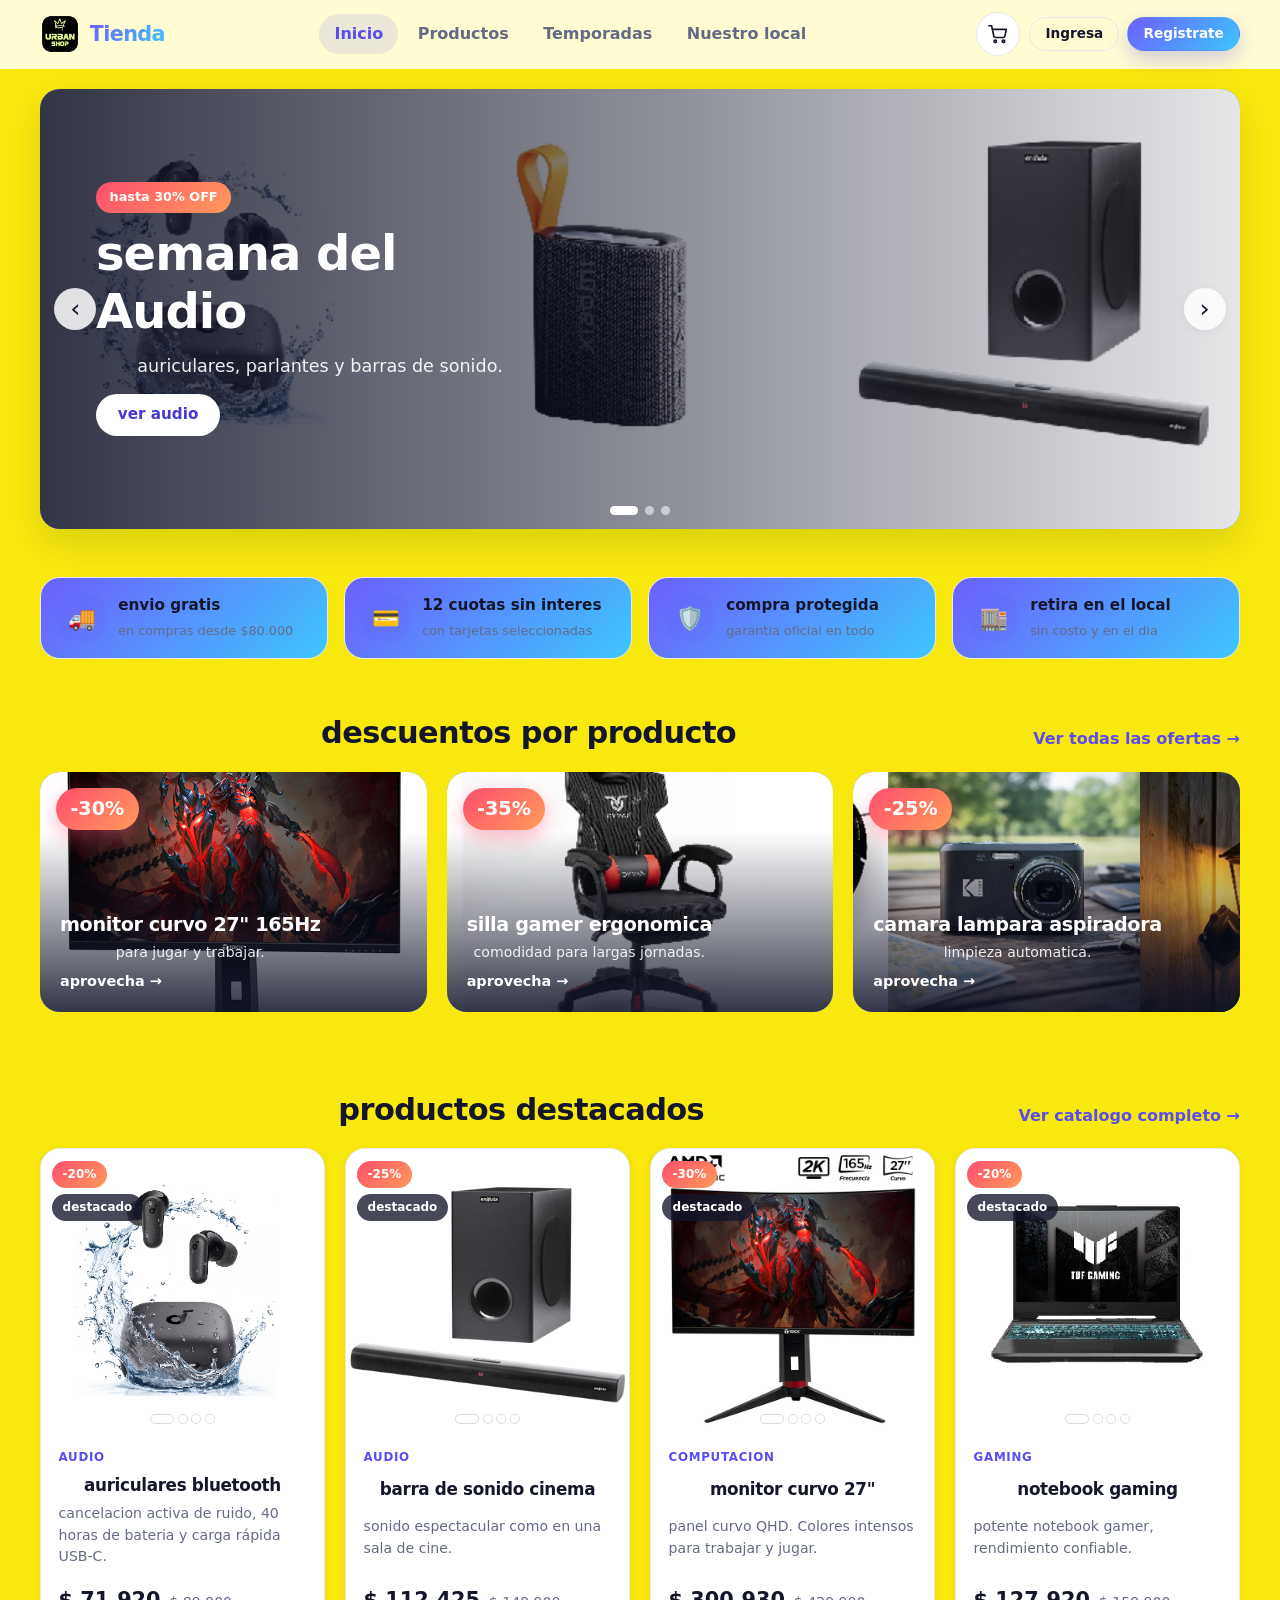
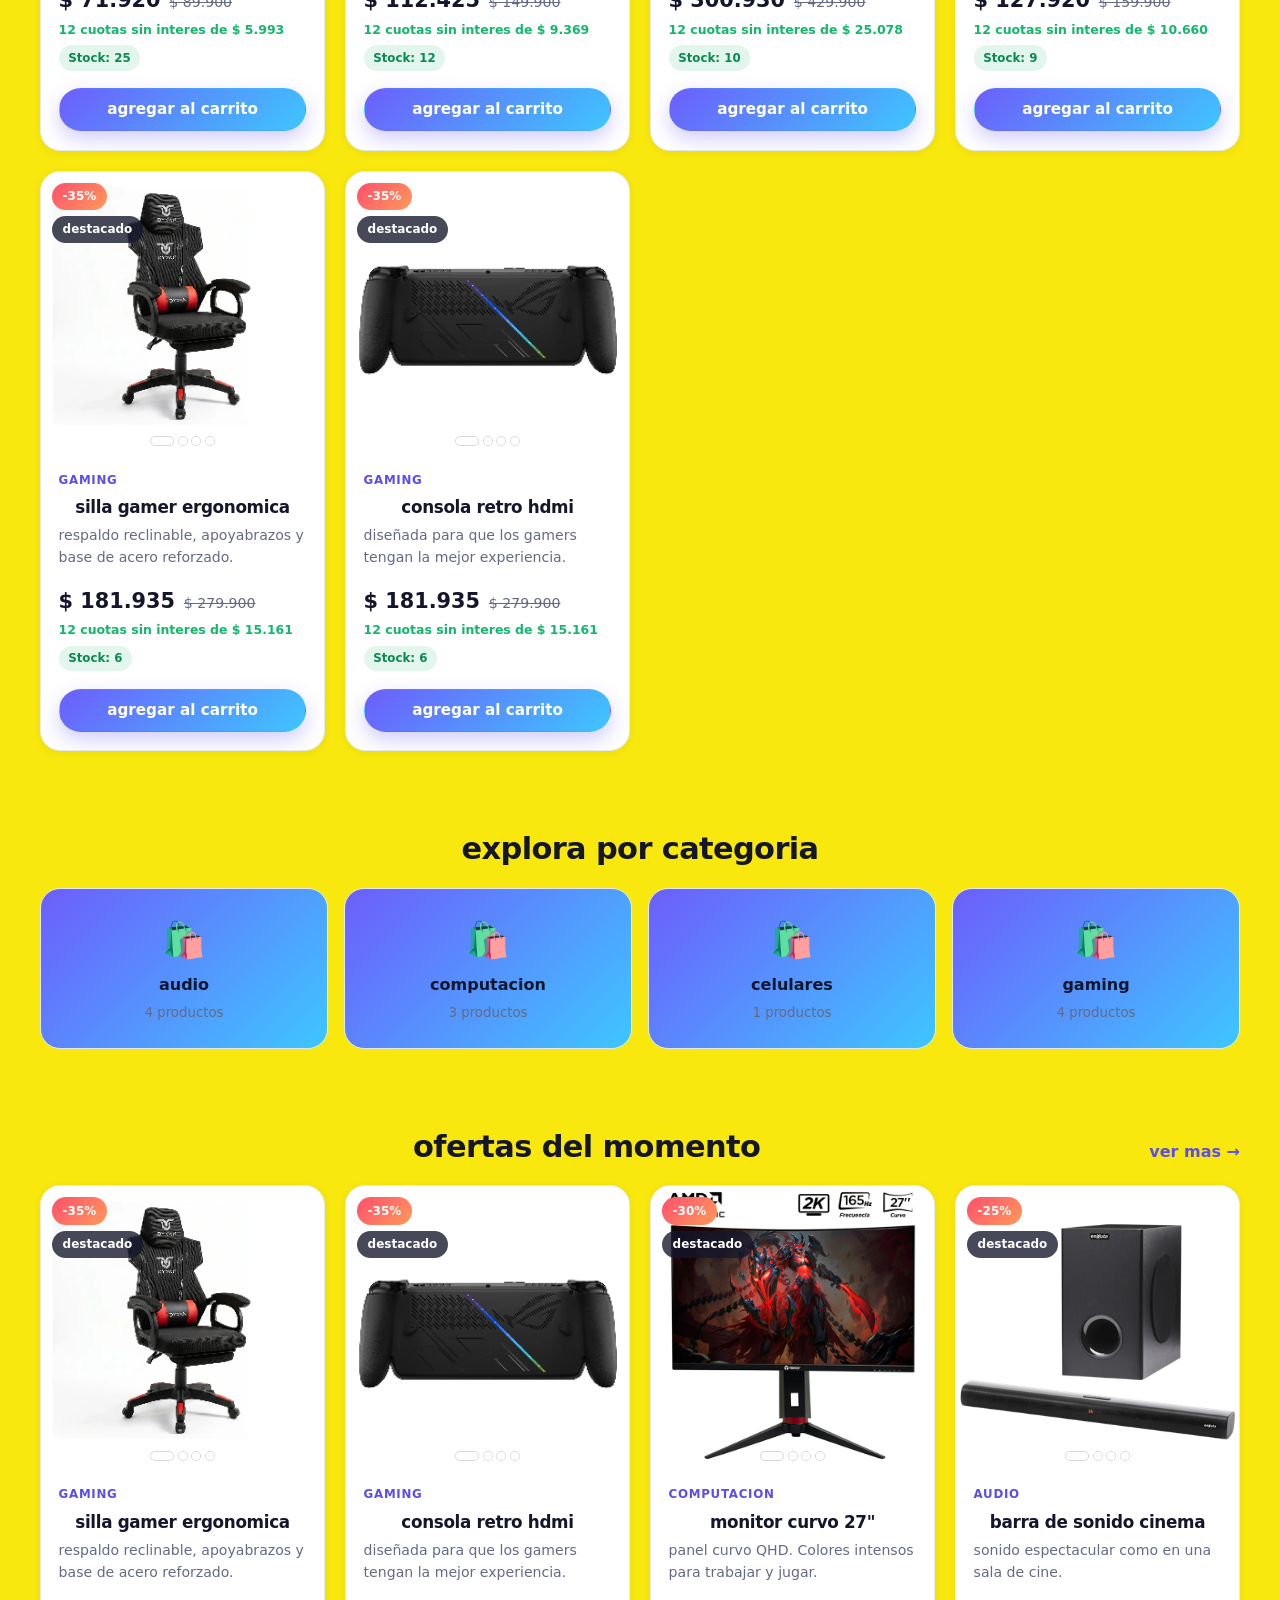
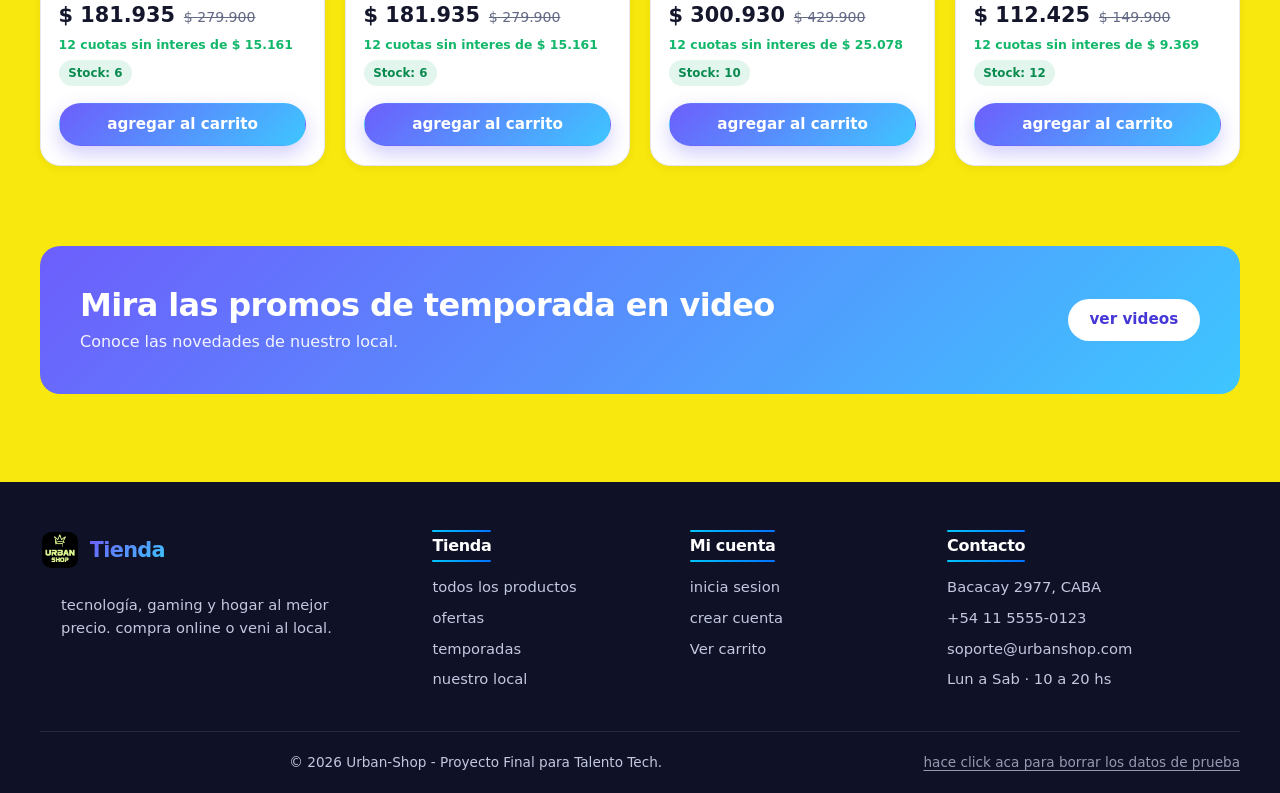
<file: index.html>
<!DOCTYPE html>
<html lang="es">
<head>
  <meta charset="UTF-8">
  <meta name="viewport" content="width=device-width, initial-scale=1, viewport-fit=cover">
  <title>Tienda Urban Shop</title>
  <meta name="description" content="Compra tecnologia, gaming y hogar con descuentos, cuotas sin interes y envio gratis.">
  <meta name="theme-color" content="#5a4df0">
  <link rel="icon" href="./assets/logo/logo.png" type="image/png">
  <link rel="stylesheet" href="./css/base.css">
  <link rel="stylesheet" href="./css/layout.css">
  <link rel="stylesheet" href="./css/components.css">
  <link rel="stylesheet" href="./css/pages.css">
</head>
<body data-page="home">
  <div id="navbar-root"></div>

  <main>
    <!-- seccion banner principal con descuentos -->
    <section class="container section hero-section" aria-label="Ofertas destacadas">
      <div class="carousel" id="heroCarousel">
        <div class="carousel-loading skeleton"></div>
      </div>
    </section>

    <!-- seccion beneficios -->
    <section class="container benefits" aria-label="Beneficios">
      <div class="benefit"><span class="benefit-icon">🚚</span><div><strong>envio gratis</strong><small>en compras desde $80.000</small></div></div>
      <div class="benefit"><span class="benefit-icon">💳</span><div><strong>12 cuotas sin interes</strong><small>con tarjetas seleccionadas</small></div></div>
      <div class="benefit"><span class="benefit-icon">🛡️</span><div><strong>compra protegida</strong><small>garantia oficial en todo</small></div></div>
      <div class="benefit"><span class="benefit-icon">🏬</span><div><strong>retira en el local</strong><small>sin costo y en el dia</small></div></div>
    </section>

    <!-- seccion banners por producto -->
    <section class="container section">
      <div class="section-head">
        <h2>descuentos por producto</h2>
        <a class="link-more" href="./pages/productos.html?offer=1">Ver todas las ofertas →</a>
      </div>
      <div class="promo-grid" id="promoBanners"></div>
    </section>

    <!-- seccion destacados -->
    <section class="container section" id="destacados">
      <div class="section-head">
        <h2>productos destacados</h2>
        <a class="link-more" href="./pages/productos.html">Ver catalogo completo →</a>
      </div>
      <div class="grid-products" id="featuredGrid"></div>
    </section>

    <!-- seccion categorias -->
    <section class="container section">
      <div class="section-head">
        <h2>explora por categoria</h2>
      </div>
      <div class="category-grid" id="categoryGrid"></div>
    </section>

    <!-- seccion ofertas -->
    <section class="container section">
      <div class="section-head">
        <h2>ofertas del momento</h2>
        <a class="link-more" href="./pages/productos.html?offer=1">ver mas →</a>
      </div>
      <div class="grid-products" id="offersGrid"></div>
    </section>

    <!-- seccion temporadas -->
    <section class="container section">
      <div class="cta-band">
        <div>
          <h2>Mira las promos de temporada en video</h2>
          <p>Conoce las novedades de nuestro local.</p>
        </div>
        <a class="btn btn-light" href="./pages/temporadas.html">ver videos</a>
      </div>
    </section>
  </main>

  <div id="footer-root"></div>
  <noscript><p class="noscript">activa js para usar la tienda.</p></noscript>
  <script type="module" src="./js/main.js"></script>
</body>
</html>
</file>
<file: css/base.css>
/* =========================================================
   BASE: tokens, reset, tipografía, botones y formularios
   ========================================================= */
:root {
  --bg: #f8e80d;
  --surface: #ffffff;
  --text: #14162b;
  --text2: linear-gradient(135deg, #3ec6ff 0%, #bba10e 100%);
  --muted: #646a86;
  --border: #e5e7f1;
  --primary: #5a4df0;
  --primary-dark: #4638d6;
  --accent: #ff4f6d;
  --success: #12b76a;
  --warning: #f79009;
  --danger: #e5384f;
  --grad: linear-gradient(135deg, #6d5efc 0%, #3ec6ff 100%);
  --grad-warm: linear-gradient(135deg, #ff4f6d 0%, #ff9a5a 100%);
  --radius: 20px;
  --radius-sm: 12px;
  --shadow-sm: 0 2px 10px rgba(20, 22, 43, .06);
  --shadow: 0 14px 36px rgba(20, 22, 43, .12);
  --header-h: 68px;
  --font: system-ui, -apple-system, "Segoe UI", Roboto, "Helvetica Neue", Arial, sans-serif;
}

*,
*::before,
*::after { box-sizing: border-box; }

html { scroll-behavior: smooth; -webkit-text-size-adjust: 100%; }

body {
  margin: 0;
  min-height: 100vh;
  display: flex;
  flex-direction: column;
  font-family: var(--font);
  color: var(--text);
  background: var(--bg);
  line-height: 1.55;
}

main { flex: 1; }

img, video, iframe, svg { max-width: 100%; }
img, video, iframe { display: block; margin: auto;}

a { color: inherit; text-decoration: none; }
ul { margin: 0; padding: 0; list-style: none; }
h1, h2, h3, h4, p { margin: auto; }
h1, h2, h3, h4 { line-height: 1.2; letter-spacing: -.02em; }

.doble_linea {
  position: relative;
  display: inline-block; 
  padding: 6px 0;        
  margin: 0;             
}

.doble_linea::before,
.doble_linea::after {
  content: "";
  position: absolute;
  left: 0;
  width: 100%;
  height: 2px;          
  background: linear-gradient(90deg, #00c6ff, #0072ff); 
  border-radius: 2px;    
}

.doble_linea::before {
  top: 0;
}

.doble_linea::after {
  bottom: 0;
}

button, input, select, textarea { font: inherit; color: inherit; }
button { cursor: pointer; border: 0; background: none; padding: 0; }

:focus-visible {
  outline: 3px solid rgba(90, 77, 240, .55);
  outline-offset: 2px;
}

[hidden] { display: none !important; }

.visually-hidden {
  position: absolute !important;
  width: 1px; height: 1px;
  margin: -1px; padding: 0;
  overflow: hidden;
  clip: rect(0 0 0 0);
  white-space: nowrap;
  border: 0;
}

.muted { color: var(--muted); }
.text-link { color: var(--primary); font-weight: 600; }
.text-link:hover { text-decoration: underline; }

.noscript { padding: 1rem; text-align: center; background: #fff3cd; }

@media (prefers-reduced-motion: reduce) {
  *, *::before, *::after {
    animation-duration: .01ms !important;
    transition-duration: .01ms !important;
    scroll-behavior: auto !important;
  }
}

/* ---------- Botones ---------- */
.btn {
  display: inline-flex;
  align-items: center;
  justify-content: center;
  gap: .5rem;
  padding: .8rem 1.3rem;
  border: 1px solid transparent;
  border-radius: 999px;
  font-weight: 700;
  font-size: .95rem;
  line-height: 1;
  white-space: nowrap;
  transition: transform .15s ease, box-shadow .2s ease, background .2s ease, opacity .2s ease;
}
.btn:hover { transform: translateY(-1px); }
.btn:active { transform: translateY(0); }
.btn[disabled] { opacity: .5; cursor: not-allowed; transform: none; box-shadow: none; }

.btn-primary { background: var(--grad); color: #fff; box-shadow: 0 8px 20px rgba(90, 77, 240, .28); }
.btn-primary:hover { box-shadow: 0 12px 26px rgba(90, 77, 240, .38); }
.btn-ghost { border-color: var(--border); background: transparent; color: var(--text); }
.btn-ghost:hover { background: #fff; }
.btn-light { background: #fff; color: var(--primary-dark); }
.btn-danger { border-color: rgba(229, 56, 79, .35); color: var(--danger); background: transparent; }
.btn-danger:hover { background: rgba(229, 56, 79, .08); }
.btn-sm { padding: .55rem .95rem; font-size: .85rem; }
.btn-block { width: 100%; padding-block: .95rem; }

.link-btn {
  color: inherit; opacity: .75; font-size: .85rem;
  text-decoration: underline; text-underline-offset: 3px;
}
.link-btn:hover { opacity: 1; }

/* ---------- Formularios ---------- */
.field { display: grid; gap: .35rem; margin-bottom: 1rem; }
.field > label { font-weight: 600; font-size: .9rem; }

input[type="text"],
input[type="email"],
input[type="password"],
input[type="search"],
select {
  width: 100%;
  padding: .8rem 1rem;
  border: 1px solid var(--border);
  border-radius: var(--radius-sm);
  background: #fff;
  transition: border-color .2s ease, box-shadow .2s ease;
}
input:focus, select:focus {
  outline: none;
  border-color: var(--primary);
  box-shadow: 0 0 0 4px rgba(90, 77, 240, .15);
}
.field.invalid input { border-color: var(--danger); }
.field-error { min-height: 1em; color: var(--danger); font-size: .8rem; }

.form-error {
  margin-bottom: 1rem;
  padding: .75rem 1rem;
  border-radius: var(--radius-sm);
  background: rgba(229, 56, 79, .1);
  color: var(--danger);
  font-weight: 600;
  font-size: .9rem;
}

.input-wrap { position: relative; }
.input-wrap input { padding-right: 4.5rem; }
.toggle-pass {
  position: absolute; top: 50%; right: .5rem; transform: translateY(-50%);
  padding: .35rem .6rem; border-radius: 8px;
  font-size: .8rem; font-weight: 700; color: var(--primary);
}
.toggle-pass:hover { background: rgba(90, 77, 240, .08); }

.check { display: inline-flex; align-items: center; gap: .55rem; font-size: .92rem; cursor: pointer; }
.check input { width: 18px; height: 18px; accent-color: var(--primary); }

/* ---------- Skeleton ---------- */
.skeleton {
  background: linear-gradient(100deg, #eceefa 30%, #f8f9fe 50%, #eceefa 70%);
  background-size: 200% 100%;
  animation: shimmer 1.2s linear infinite;
  border-radius: var(--radius-sm);
}
@keyframes shimmer { to { background-position: -200% 0; } }
</file>
<file: css/layout.css>
/* contenedor, header, menu movil, footer */
#navbar-root,
#footer-root { display: contents; } 

.container { width: min(1200px, 100% - 2rem); margin-inline: auto; }
.section { padding-block: clamp(1.25rem, 3.5vw, 2.5rem); }

.section-head {
  display: flex; flex-wrap: wrap; align-items: end; justify-content: space-between;
  gap: .4rem 1rem; margin-bottom: 1.25rem;
}
.section-head h2 { font-size: clamp(1.35rem, 2.6vw, 1.9rem); }
.link-more { color: var(--primary); font-weight: 700; }
.link-more:hover { text-decoration: underline; }

.page-title { font-size: clamp(1.6rem, 3.5vw, 2.3rem); margin-bottom: 1.5rem; }

.page-hero {
  position: relative; overflow: hidden;
  padding-block: clamp(2rem, 6vw, 4rem);
  background: var(--grad); color: #fff;
}
.page-hero::after {
  content: ""; position: absolute; right: -8%; top: -60%;
  width: 420px; height: 420px; border-radius: 50%;
  background: rgba(255, 255, 255, .14); pointer-events: none;
}
.page-hero h1 { font-size: clamp(1.8rem, 4.5vw, 3rem); }
.page-hero p { max-width: 60ch; margin-top: .6rem; opacity: .93; }

/* ---------- header ---------- */
.site-header {
  position: sticky; top: 0; z-index: 50;
  background: rgba(255, 255, 255, .82);
  -webkit-backdrop-filter: blur(14px) saturate(160%);
  backdrop-filter: blur(14px) saturate(160%);
  border-bottom: 1px solid transparent;
  transition: box-shadow .2s ease, border-color .2s ease;
}
.site-header.scrolled { border-color: var(--border); box-shadow: var(--shadow-sm); }

.header-inner { display: flex; align-items: center; gap: 1.5rem; min-height: var(--header-h); }

.brand { display: inline-flex; align-items: center; gap: .6rem; }
.brand-text { font-weight: 800; font-size: 1.3rem; letter-spacing: -.03em; }
.brand-text span {
  background: var(--grad);
  -webkit-background-clip: text; background-clip: text;
  color: transparent;
}

.nav-desktop { display: flex; gap: .25rem; margin-inline: auto; }
.nav-desktop a {
  padding: .5rem .95rem; border-radius: 999px;
  font-weight: 600; color: var(--muted);
  transition: color .2s ease, background .2s ease;
}
.nav-desktop a:hover { color: var(--text); background: rgba(90, 77, 240, .08); }
.nav-desktop a.active { color: var(--primary); background: rgba(90, 77, 240, .12); }

.header-actions { display: flex; align-items: center; gap: .6rem; }

.icon-btn {
  position: relative; display: grid; place-items: center;
  width: 44px; height: 44px; border-radius: 50%;
  border: 1px solid var(--border); background: #fff;
  transition: transform .15s ease, border-color .2s ease;
}
.icon-btn:hover { transform: translateY(-1px); border-color: var(--primary); }
.icon-btn.active { border-color: var(--primary); color: var(--primary); }

.cart-badge {
  position: absolute; top: -5px; right: -5px;
  display: grid; place-items: center;
  min-width: 20px; height: 20px; padding: 0 5px;
  border: 2px solid #fff; border-radius: 999px;
  background: var(--accent); color: #fff;
  font-size: .7rem; font-weight: 800; line-height: 1;
}

.auth-guest, .auth-user { display: flex; align-items: center; gap: .5rem; }
.user-chip { display: flex; align-items: center; gap: .5rem; font-weight: 600; font-size: .9rem; }
.avatar {
  display: grid; place-items: center;
  width: 34px; height: 34px; border-radius: 50%;
  background: var(--grad); color: #fff; font-weight: 800; font-size: .9rem;
}

/* ---------- menu movil ---------- */
.glass {
  background: rgba(255, 255, 255, .45);
  -webkit-backdrop-filter: blur(22px) saturate(190%);
  backdrop-filter: blur(22px) saturate(190%);
  border: 1px solid rgba(255, 255, 255, .7);
  box-shadow: 0 12px 36px rgba(20, 22, 43, .22), inset 0 1px 0 rgba(255, 255, 255, .85);
}
@supports not ((backdrop-filter: blur(1px)) or (-webkit-backdrop-filter: blur(1px))) {
  .glass { background: rgba(255, 255, 255, .94); }
}

.nav-dock {
  position: fixed; z-index: 60;
  left: 50%; transform: translateX(-50%);
  bottom: calc(12px + env(safe-area-inset-bottom, 0px));
  width: min(100% - 24px, 480px);
  display: none; justify-content: space-between; gap: 2px;
  padding: 8px; border-radius: 28px;
}
.dock-item {
  position: relative; flex: 1;
  display: flex; flex-direction: column; align-items: center; gap: 2px;
  padding: 8px 4px; border-radius: 20px;
  font-size: .68rem; font-weight: 700; color: #3a3f5c;
  transition: background .25s ease, color .25s ease;
}
.dock-item svg { transition: transform .25s ease; }
.dock-item:active svg { transform: scale(.9); }
.dock-item.active {
  background: var(--grad); color: #fff;
  box-shadow: 0 6px 16px rgba(90, 77, 240, .35);
}
.dock-item.active svg { transform: translateY(-1px) scale(1.08); }
.dock-item .cart-badge { top: 2px; right: calc(50% - 26px); border-color: transparent; }

/* ---------- footer ---------- */
.site-footer { margin-top: 3rem; background: #0f1226; color: #c3c7e0; }
.site-footer .brand-text { color: #fff; }
.footer-grid {
  display: grid; gap: 2rem;
  grid-template-columns: 1.6fr 1fr 1fr 1.3fr;
  padding-block: 3rem 2rem;
}
.footer-brand p { margin-top: 1rem; max-width: 34ch; font-size: .92rem; }
.site-footer h4 { margin-bottom: .9rem; color: #fff; font-size: 1rem; }
.site-footer li { margin-bottom: .5rem; font-size: .92rem; }
.site-footer a:hover { color: #fff; text-decoration: underline; }
.footer-bottom {
  display: flex; flex-wrap: wrap; align-items: center; justify-content: space-between; gap: .75rem;
  padding-block: 1.25rem; border-top: 1px solid rgba(255, 255, 255, .1);
  font-size: .85rem;
}

/* ---------- responsividad ---------- */
@media (max-width: 960px) {
  .footer-grid { grid-template-columns: 1fr 1fr; }
}

@media (max-width: 860px) {
  .nav-desktop,
  .cart-link,
  .btn-register,
  .user-name { display: none; }
  .header-actions { margin-left: auto; }
  .nav-dock { display: flex; }
  body { padding-bottom: calc(92px + env(safe-area-inset-bottom, 0px)); }
}

@media (max-width: 560px) {
  .footer-grid { grid-template-columns: 1fr; padding-block: 2rem 1.5rem; }
  .footer-bottom { justify-content: center; text-align: center; }
}
</file>
<file: css/components.css>
/* cards, carrusel, videos, chips, toasts, diálogo */

/* ---------- grilla y card de producto ---------- */
.grid-products {
  display: grid; gap: 1.25rem;
  grid-template-columns: repeat(auto-fill, minmax(250px, 1fr));
}

.product-card {
  display: flex; flex-direction: column; overflow: hidden;
  background: var(--surface);
  border: 1px solid var(--border); border-radius: var(--radius);
  box-shadow: var(--shadow-sm);
  transition: transform .25s ease, box-shadow .25s ease;
}
.product-card:hover { transform: translateY(-4px); box-shadow: var(--shadow); }

.pc-media { position: relative; aspect-ratio: 1 / 1; overflow: hidden; background: #eceefa; }
.pc-slides {
  display: flex; height: 100%;
  transform: translateX(calc(var(--index, 0) * -100%));
  transition: transform .45s cubic-bezier(.22, .8, .3, 1);
}
.pc-slides img { flex: 0 0 100%; width: 100%; height: 100%; object-fit: cover; }

.pc-badges {
  position: absolute; top: .7rem; left: .7rem; z-index: 2;
  display: flex; flex-direction: column; align-items: flex-start; gap: .35rem;
}
.badge { display: inline-block; padding: .28rem .65rem; border-radius: 999px; color: #fff; font-size: .75rem; font-weight: 800; }
.badge-sale { background: var(--grad-warm); }
.badge-featured { background: rgba(20, 22, 43, .78); }

.pc-nav {
  position: absolute; top: 50%; z-index: 2; transform: translateY(-50%);
  display: grid; place-items: center;
  width: 34px; height: 34px; border-radius: 50%;
  background: rgba(255, 255, 255, .88); box-shadow: var(--shadow-sm);
  font-size: 1.4rem; line-height: 1;
  opacity: 0; transition: opacity .2s ease;
}
.pc-nav.prev { left: .5rem; }
.pc-nav.next { right: .5rem; }
.pc-media:hover .pc-nav, .pc-nav:focus-visible { opacity: 1; }
@media (hover: none) { .pc-nav { opacity: 1; } }

.pc-dots { position: absolute; bottom: .6rem; left: 0; right: 0; z-index: 2; display: flex; justify-content: center; gap: .35rem; }
.pc-dot {
  width: 8px; height: 8px; border-radius: 999px;
  background: rgba(255, 255, 255, .7); box-shadow: 0 0 0 1px rgba(0, 0, 0, .15);
  transition: width .2s ease, background .2s ease;
}
.pc-dot.active { width: 22px; background: #fff; }

.pc-body { display: flex; flex: 1; flex-direction: column; gap: .5rem; padding: 1rem 1.1rem 1.15rem; }
.pc-category { color: var(--primary); font-size: .74rem; font-weight: 800; letter-spacing: .06em; text-transform: uppercase; }
.pc-title { font-size: 1.05rem; }
.pc-desc {
  color: var(--muted); font-size: .88rem;
  display: -webkit-box; -webkit-line-clamp: 3; line-clamp: 3; -webkit-box-orient: vertical; overflow: hidden;
}
.pc-meta { display: flex; flex-wrap: wrap; align-items: center; justify-content: space-between; gap: .4rem; margin-top: auto; padding-top: .5rem; }
.pc-price { display: flex; flex-wrap: wrap; align-items: baseline; gap: .2rem .55rem; }
.price-now { font-size: 1.3rem; font-weight: 800; }
.price-old { color: var(--muted); font-size: .88rem; text-decoration: line-through; }
.pc-installments { flex-basis: 100%; color: var(--success); font-size: .78rem; font-weight: 600; }

.stock { padding: .22rem .6rem; border-radius: 999px; font-size: .74rem; font-weight: 700; }
.stock.ok { background: rgba(18, 183, 106, .12); color: #0b8a50; }
.stock.low { background: rgba(247, 144, 9, .15); color: #b76a00; }
.stock.out { background: rgba(229, 56, 79, .12); color: var(--danger); }

.pc-add { margin-top: .6rem; width: 100%; }

.skeleton-card { box-shadow: none; }
.sk-img { aspect-ratio: 1 / 1; border-radius: 0; }
.sk-line { height: 14px; margin-bottom: .6rem; }
.sk-line.short { width: 55%; }

/* ---------- carrusel de banners ---------- */
.carousel { position: relative; overflow: hidden; border-radius: var(--radius); box-shadow: var(--shadow); background: var(--grad); }
.carousel-loading { height: clamp(260px, 42vw, 440px); border-radius: 0; }
.carousel-track { display: flex; transition: transform .7s cubic-bezier(.22, .8, .3, 1); }
.slide { position: relative; flex: 0 0 100%; min-height: clamp(260px, 42vw, 440px); display: flex; align-items: center; background: var(--grad); color: #fff; }
.slide > img { position: absolute; inset: 0; width: 100%; height: 100%; object-fit: cover; }
.slide::before { content: ""; position: absolute; inset: 0; z-index: 1; background: linear-gradient(90deg, rgba(15, 18, 38, .85) 0%, rgba(15, 18, 38, .45) 55%, rgba(15, 18, 38, .1) 100%); }
.slide-content { position: relative; z-index: 2; display: grid; justify-items: start; gap: .8rem; max-width: 560px; padding: clamp(1.25rem, 5vw, 3.5rem); }
.slide-badge { padding: .35rem .85rem; border-radius: 999px; background: var(--grad-warm); font-size: .8rem; font-weight: 800; }
.slide-content h2 { font-size: clamp(1.6rem, 4.6vw, 3rem); }
.slide-content p { opacity: .92; font-size: clamp(.92rem, 1.8vw, 1.1rem); }

.carousel-btn {
  position: absolute; top: 50%; z-index: 3; transform: translateY(-50%);
  display: grid; place-items: center; width: 42px; height: 42px; border-radius: 50%;
  background: rgba(255, 255, 255, .85); font-size: 1.6rem; line-height: 1; box-shadow: var(--shadow-sm);
  transition: transform .15s ease, background .2s ease;
}
.carousel-btn:hover { background: #fff; transform: translateY(-50%) scale(1.06); }
.carousel-btn.prev { left: .9rem; }
.carousel-btn.next { right: .9rem; }
.carousel-dots { position: absolute; bottom: .9rem; left: 0; right: 0; z-index: 3; display: flex; justify-content: center; gap: .45rem; }
.carousel-dot { width: 9px; height: 9px; border-radius: 999px; background: rgba(255, 255, 255, .55); transition: width .25s ease, background .25s ease; }
.carousel-dot.active { width: 28px; background: #fff; }

/* ---------- chips ---------- */
.chips { display: flex; flex-wrap: wrap; gap: .5rem; margin-bottom: 1.25rem; }
.chip {
  padding: .5rem 1rem; border: 1px solid var(--border); border-radius: 999px;
  background: #fff; font-size: .88rem; font-weight: 700; color: var(--muted);
  transition: all .2s ease;
}
.chip:hover { color: var(--text); border-color: var(--primary); }
.chip.active { background: var(--grad); border-color: transparent; color: #fff; box-shadow: 0 6px 16px rgba(90, 77, 240, .28); }
.chip-static { display: inline-block; width: fit-content; padding: .25rem .7rem; background: rgba(90, 77, 240, .1); border: 0; color: var(--primary); font-size: .75rem; }

/* ---------- cards de video ---------- */
.video-grid { display: grid; gap: 1.5rem; grid-template-columns: repeat(auto-fill, minmax(300px, 1fr)); }
.video-card {
  overflow: hidden; background: var(--surface);
  border: 1px solid var(--border); border-radius: var(--radius);
  box-shadow: var(--shadow-sm);
  transition: transform .25s ease, box-shadow .25s ease;
}
.video-card:hover { transform: translateY(-4px); box-shadow: var(--shadow); }
.vc-media { position: relative; aspect-ratio: 16 / 9; background: #0f1226; }
.vc-media video { width: 100%; height: 100%; object-fit: cover; background: #0f1226; }
.vc-error {
  position: absolute; inset: 0; display: grid; place-content: center; gap: .35rem;
  padding: 1rem; text-align: center; color: #c3c7e0; font-size: .85rem;
}
.vc-error strong { color: #fff; }
.vc-error code { padding: .1rem .4rem; border-radius: 6px; background: rgba(255, 255, 255, .12); color: #fff; word-break: break-all; }
.vc-body { display: grid; gap: .4rem; padding: 1rem 1.15rem 1.25rem; }
.vc-body h3 { font-size: 1.1rem; }
.vc-body p { color: var(--muted); font-size: .9rem; }

/* ---------- estados vacios / error ---------- */
.empty-state {
  grid-column: 1 / -1; display: grid; justify-items: center; gap: .5rem;
  padding: 3rem 1rem; text-align: center;
  background: #fff; border: 1px dashed var(--border); border-radius: var(--radius);
}
.empty-state .empty-icon { font-size: 2.6rem; }
.empty-state h3 { font-size: 1.2rem; }
.empty-state p { color: var(--muted); max-width: 44ch; }
.empty-state .btn { margin-top: .75rem; }
.empty-state.is-error { border-color: rgba(229, 56, 79, .4); }

/* ---------- mensaje toasts ---------- */
.toast-container {
  position: fixed; top: calc(var(--header-h) + 10px); left: 50%; transform: translateX(-50%);
  z-index: 100; display: grid; gap: .5rem; width: min(100% - 2rem, 380px); pointer-events: none;
}
.toast {
  padding: .8rem 1.1rem; border-radius: var(--radius-sm);
  background: #14162b; color: #fff; font-size: .9rem; font-weight: 600;
  box-shadow: var(--shadow); border-left: 5px solid var(--success);
  opacity: 0; transform: translateY(-10px); transition: opacity .3s ease, transform .3s ease;
}
.toast.show { opacity: 1; transform: translateY(0); }
.toast-error { border-left-color: var(--danger); }
.toast-info { border-left-color: var(--primary); }

/* ---------- dialogo de compra ---------- */
.dialog {
  width: min(440px, 100% - 2rem); padding: 0; border: 0; border-radius: var(--radius);
  box-shadow: 0 30px 80px rgba(20, 22, 43, .35);
}
.dialog::backdrop { background: rgba(20, 22, 43, .5); -webkit-backdrop-filter: blur(4px); backdrop-filter: blur(4px); }
.dialog-body { display: grid; justify-items: center; gap: .9rem; padding: 2rem 1.5rem; text-align: center; }
.dialog-body h2 { font-size: 1.4rem; }
.dialog-body p { color: var(--muted); }
.dialog-actions { display: flex; flex-wrap: wrap; justify-content: center; gap: .6rem; margin-top: .5rem; }
.order-id { padding: .4rem .9rem; border-radius: 999px; background: rgba(90, 77, 240, .1); color: var(--primary-dark); font-weight: 800; letter-spacing: .04em; }
.spinner { width: 52px; height: 52px; border: 5px solid var(--border); border-top-color: var(--primary); border-radius: 50%; animation: spin .8s linear infinite; }
@keyframes spin { to { transform: rotate(360deg); } }
.success-icon { display: grid; place-items: center; width: 68px; height: 68px; border-radius: 50%; background: rgba(18, 183, 106, .12); color: var(--success); animation: pop .4s cubic-bezier(.3, 1.6, .5, 1); }
@keyframes pop { from { transform: scale(.4); opacity: 0; } to { transform: scale(1); opacity: 1; } }

/* ---------- responsividad ---------- */
@media (max-width: 560px) {
  .grid-products { grid-template-columns: repeat(2, 1fr); gap: .75rem; }
  .pc-body { padding: .75rem .8rem .9rem; gap: .35rem; }
  .pc-title { font-size: .92rem; }
  .pc-desc { font-size: .78rem; -webkit-line-clamp: 2; line-clamp: 2; }
  .price-now { font-size: 1.05rem; }
  .pc-installments { display: none; }
  .stock { font-size: .68rem; padding: .18rem .5rem; }
  .pc-add { padding: .7rem .5rem; font-size: .82rem; }
  .carousel-btn { display: none; }
  .video-grid { grid-template-columns: 1fr; }
}
</file>
<file: css/pages.css>
/* home, filtros, carrito, auth, local*/

/* ---------- inicio ---------- */
.hero-section { padding-top: 1.25rem; }

.benefits { display: grid; gap: 1rem; grid-template-columns: repeat(4, 1fr); padding-block: .5rem 1rem; }
.benefit {
  display: flex; align-items: center; gap: .85rem; padding: 1rem 1.1rem;
  background: var(--grad); border: 1px solid var(--border); border-radius: var(--radius);
}
.benefit-icon { display: grid; place-items: center; flex-shrink: 0; width: 46px; height: 46px; border-radius: 14px; background: rgba(90, 77, 240, .1); font-size: 1.4rem; }
.benefit strong { display: block; font-size: .95rem; }
.benefit small { color: var(--muted); font-size: .8rem; }

.promo-grid { display: grid; gap: 1.25rem; grid-template-columns: repeat(3, 1fr); }
.promo-card {
  position: relative; display: flex; align-items: flex-end; min-height: 240px; overflow: hidden;
  border-radius: var(--radius); color: #fff; background: var(--grad);
  transition: transform .3s ease, box-shadow .3s ease;
}
.promo-card:hover { transform: translateY(-4px); box-shadow: var(--shadow); }
.promo-card > img { position: absolute; inset: 0; width: 100%; height: 100%; object-fit: cover; transition: transform .6s ease; }
.promo-card:hover > img { transform: scale(1.06); }
.promo-card::before { content: ""; position: absolute; inset: 0; z-index: 1; background: linear-gradient(180deg, rgba(15, 18, 38, 0) 25%, rgba(15, 18, 38, .85) 100%); }
.promo-body { position: relative; z-index: 2; display: grid; gap: .35rem; padding: 1.25rem; }
.promo-discount { position: absolute; top: 1rem; left: 1rem; z-index: 2; padding: .4rem .9rem; border-radius: 999px; background: var(--grad-warm); font-size: 1.2rem; font-weight: 800; box-shadow: 0 8px 20px rgba(255, 79, 109, .4); }
.promo-body h3 { font-size: 1.2rem; }
.promo-body p { font-size: .88rem; opacity: .9; }
.promo-body span { font-weight: 700; font-size: .9rem; }

.category-grid {display: grid; gap: 1rem; grid-template-columns: repeat(auto-fit, minmax(170px, 1fr)); }
.category-tile {
  display: grid; justify-items: center; gap: .35rem; padding: 1.5rem 1rem; text-align: center;
  border: 1px solid var(--border); 
  border-radius: var(--radius);
  background: var(--grad);
  transition: transform .2s ease, box-shadow .2s ease, border-color .2s ease;
}
.category-tile:hover { transform: translateY(-4px); box-shadow: var(--shadow); border-color: var(--primary); }
.category-tile .cat-icon { font-size: 2.2rem; }
.category-tile strong { font-size: 1rem; }
.category-tile small { color: var(--muted); }

.cta-band {
  display: flex; flex-wrap: wrap; align-items: center; justify-content: space-between; gap: 1.25rem;
  padding: clamp(1.5rem, 4vw, 2.5rem); border-radius: var(--radius);
  background: var(--grad); color: #fff;
}
.cta-band h2 { font-size: clamp(1.3rem, 3vw, 2rem); }
.cta-band p { margin-top: .35rem; opacity: .92; }

/* ---------- filtros de productos ---------- */
.filters {
  display: flex; flex-wrap: wrap; align-items: end; gap: .9rem;
  padding: 1rem 1.1rem; background: #fff; border: 1px solid var(--border); border-radius: var(--radius);
}
.field-inline { display: grid; gap: .25rem; min-width: 150px; }
.field-inline.grow { flex: 1 1 240px; }
.field-inline label { font-size: .78rem; font-weight: 700; color: var(--muted); }
.filters .check { padding-bottom: .7rem; }
.filters .btn { margin-bottom: .1rem; }
.results-count { margin: 1rem 0; color: var(--muted); font-size: .92rem; }

/* ---------- carrito ---------- */
.cart-layout { display: grid; gap: 1.5rem; grid-template-columns: minmax(0, 1fr) 360px; align-items: start; }
.cart-list { display: grid; gap: 1rem; }

.cart-item {
  display: grid; grid-template-columns: 104px 1fr auto; gap: 1rem; align-items: center;
  padding: 1rem; background: #fff; border: 1px solid var(--border); border-radius: var(--radius);
}
.ci-img { width: 104px; height: 104px; border-radius: 14px; object-fit: cover; background: #eceefa; }
.ci-info { display: grid; gap: .25rem; min-width: 0; }
.ci-info h3 { font-size: 1rem; }
.ci-info small { color: var(--muted); }
.ci-info .price-old { font-size: .8rem; }
.ci-side { display: grid; justify-items: end; gap: .6rem; }
.ci-subtotal { font-size: 1.15rem; font-weight: 800; }

.qty { display: inline-flex; align-items: center; border: 1px solid var(--border); border-radius: 999px; background: #fff; }
.qty-btn { display: grid; place-items: center; width: 36px; height: 36px; border-radius: 50%; font-size: 1.2rem; font-weight: 700; transition: background .2s ease; }
.qty-btn:hover:not([disabled]) { background: rgba(90, 77, 240, .1); color: var(--primary); }
.qty-btn[disabled] { opacity: .35; cursor: not-allowed; }
.qty-value { min-width: 34px; text-align: center; font-weight: 800; }
.ci-remove { color: var(--danger); font-size: .82rem; font-weight: 700; }
.ci-remove:hover { text-decoration: underline; }

.cart-summary {
  position: sticky; top: calc(var(--header-h) + 1rem);
  display: grid; gap: .8rem; padding: 1.4rem;
  background: #fff; border: 1px solid var(--border); border-radius: var(--radius); box-shadow: var(--shadow-sm);
}
.cart-summary h2 { font-size: 1.25rem; }
.summary-row { display: flex; justify-content: space-between; gap: 1rem; font-size: .95rem; }
.summary-row.saving { color: var(--success); font-weight: 700; }
.summary-total { padding-top: .8rem; border-top: 1px dashed var(--border); font-size: 1.3rem; font-weight: 800; }
.ship-progress { display: grid; gap: .4rem; padding: .8rem; border-radius: var(--radius-sm); background: rgba(90, 77, 240, .07); font-size: .82rem; }
.ship-progress.done { background: rgba(18, 183, 106, .1); color: #0b8a50; font-weight: 700; }
.ship-bar { height: 7px; overflow: hidden; border-radius: 999px; background: rgba(90, 77, 240, .15); }
.ship-bar span { display: block; height: 100%; border-radius: inherit; background: var(--grad); transition: width .4s ease; }

/* ---------- Login / registro ---------- */
.auth-page { display: grid; place-items: center; padding-block: clamp(1.5rem, 5vw, 3.5rem); }
.auth-card {
  display: grid; grid-template-columns: 1fr 1.15fr; width: min(940px, 100%); overflow: hidden;
  background: #fff; border: 1px solid var(--border); border-radius: 28px; box-shadow: var(--shadow);
}
.auth-aside { display: grid; align-content: center; gap: 1rem; padding: clamp(1.75rem, 4vw, 3rem); background: var(--grad); color: #fff; }
.auth-aside h2 { font-size: clamp(1.4rem, 2.6vw, 2rem); }
.auth-aside p { opacity: .93; }
.auth-aside ul { display: grid; gap: .5rem; margin-top: .5rem; }
.auth-aside li { padding-left: 1.6rem; position: relative; font-size: .92rem; }
.auth-aside li::before { content: "✓"; position: absolute; left: 0; font-weight: 800; }
.auth-main { padding: clamp(1.5rem, 4vw, 3rem); }
.auth-main h1 { margin-bottom: .35rem; font-size: clamp(1.5rem, 3vw, 2rem); }
.auth-main form { margin-top: 1.5rem; }
.hint { margin-top: 1.25rem; padding: .75rem 1rem; border-radius: var(--radius-sm); background: rgba(90, 77, 240, .07); font-size: .85rem; color: var(--muted); }

/* ---------- local ---------- */
.local-grid { display: grid; gap: 1.5rem; grid-template-columns: 1fr 1.6fr; align-items: stretch; }
.local-info { display: grid; gap: 1rem; align-content: start; }
.info-card { padding: 1.25rem 1.4rem; background: #fff; border: 1px solid var(--border); border-radius: var(--radius); }
.info-card h3 { margin-bottom: .4rem; font-size: 1.05rem; }
.info-card p { color: var(--muted); font-size: .94rem; }
.map-frame { min-height: 380px; overflow: hidden; border: 1px solid var(--border); border-radius: var(--radius); box-shadow: var(--shadow-sm); background: #eceefa; }
.map-frame iframe { width: 100%; height: 100%; min-height: 380px; }
.local{ background: var(--text2); -webkit-background-clip: text; background-clip: text; color: transparent; display: inline; }

/* ---------- responsividad ---------- */
@media (max-width: 960px) {
  .benefits { grid-template-columns: repeat(2, 1fr); }
  .promo-grid { grid-template-columns: 1fr; }
  .promo-card { min-height: 200px; }
  .cart-layout { grid-template-columns: 1fr; }
  .cart-summary { position: static; }
  .local-grid { grid-template-columns: 1fr; }
}

@media (max-width: 720px) {
  .auth-card { grid-template-columns: 1fr; }
  .auth-aside { display: none; }
}

@media (max-width: 560px) {
  .benefits { grid-template-columns: 1fr; }
  .filters { padding: .85rem; }
  .field-inline { flex: 1 1 140px; }
  .cart-item { grid-template-columns: 80px 1fr; }
  .ci-img { width: 80px; height: 80px; }
  .ci-side { grid-column: 1 / -1; grid-template-columns: auto 1fr auto; align-items: center; justify-items: stretch; }
  .ci-subtotal { text-align: center; }
  .map-frame, .map-frame iframe { min-height: 300px; }
}
</file>
